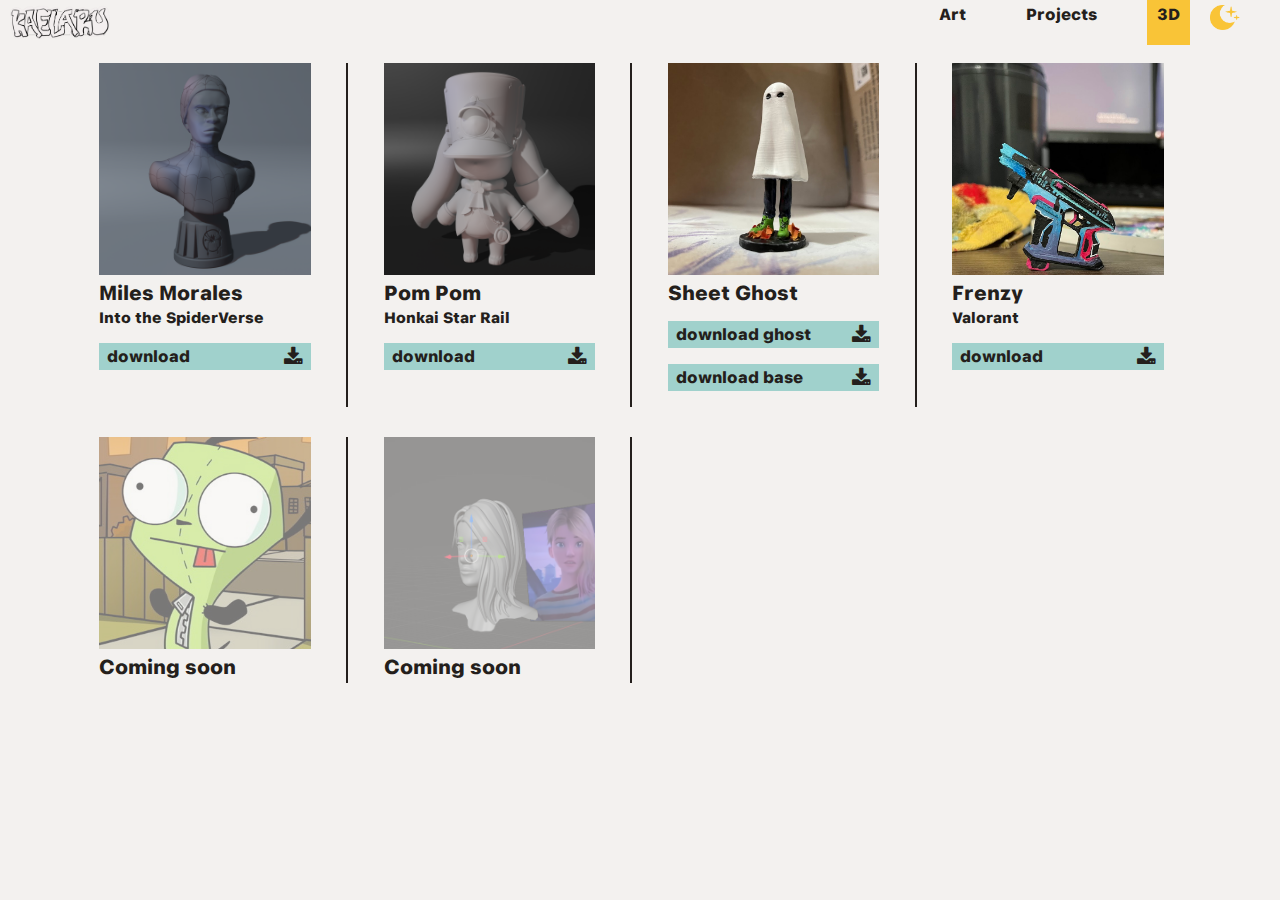
<file: 3d.html>
<!DOCTYPE html>
<html lang="en">

<head>
    <meta charset="UTF-8">
    <meta name="viewport" content="width=device-width, initial-scale=1.0">
    <title>Projects</title>
    <link href="css/style.css" rel="stylesheet">
    <link rel="stylesheet" href="https://cdnjs.cloudflare.com/ajax/libs/font-awesome/4.7.0/css/font-awesome.min.css">
</head>

<body>
        <div class="mobileNav">
            <a href="index.html" class=""><img class="logo" src="img/logo.png"></a>
            <div id="menus">
                <a href="art.html">Art</a>
                <a href="projects.html">Projects</a>
                <a href="3d.html">3d</a>
            </div>
            <a href="javascript:void(0);" class="icon"
               onclick="mobileNav()">
               <i onclick="navIcon(this)"
                        class="fa fa-plus-circle">
               </i>
            </a>
        </div>

    <div class="nav">
        <a href="index.html"><img class="logo" src="img/logo.png"></a>
        <nav>
            <div class="navLink"><a href="art.html" >Art</a></div>
            <div class="navLink"><a href="projects.html">Projects</a></div>
            <div class="navLink active"><a href="3d.html" class="active">3D</a></div>
            <label class="button">
                <img id="darkModeIcon" class="btnImg" src="img/moonIcon.png" alt="dark mode button">
                <input type="checkbox" id="darkToggle">
              </label>
        </nav>
    </div>
  

    <div id="stlContent">
    
        <div class="stlRow">
            <div class="stlContainer">
                <div class="stlContainerInner">
                    <img src="img/3d/miles.png">
                    <h1> Miles Morales</h1>
                    <h2> Into the SpiderVerse</h2>
                    <a href="downloadFiles/moralesWebs.stl" download>
                        <p> download <i class="fa fa-download" style="font-size:20px"></i></p>
                    </a>
                </div>
            </div>
            <div class="stlContainer">
                <div class="stlContainerInner">
                    <img src="img/3d/pompom.png">
                    <h1> Pom Pom</h1>
                    <h2> Honkai Star Rail</h2>
                    <a href="downloadFiles/pompom.stl" download>
                        <p> download <i class="fa fa-download" style="font-size:20px"></i></p>
                    </a>
                </div>
            </div>
            <div class="stlContainer">
                <div class="stlContainerInner">
                    <img src="img/3d/720X720-gsjhot.jpg">
                    <h1> Sheet Ghost</h1>
                    <a href="downloadFiles/ghost.stl" download>
                        <p> download ghost <i class="fa fa-download" style="font-size:20px"></i></p>
                    </a>
                    <a href="downloadFiles/ghostBase.stl" download>
                        <p> download base <i class="fa fa-download" style="font-size:20px"></i></p>
                    </a>
                </div>
            </div>
            <div class="stlContainer">
                <div class="stlContainerInner">
                    <img src="img/3d/valo.jpg">
                    <h1> Frenzy</h1>
                    <h2> Valorant</h2>
                    <a href="downloadFiles/frenzy.stl" download>
                        <p> download  <i class="fa fa-download" style="font-size:20px"></i></p>
                    </a>
                </div>
            </div>
            <div class="stlContainer">
                <div class="stlContainerInner">
                    <img src="img/3d/gir.jpg" style="opacity:50%;">
                    <h1>Coming soon</h1>
                </div>
            </div>
            <div class="stlContainer">
                <div class="stlContainerInner">
                    <img src="img/3d/gwen.PNG" style="opacity:50%;">
                    <h1>Coming soon</h1>
                </div>
            </div>
        </div>
    </div>
    <script src="js/main.js"></script>
    <script src='https://storage.ko-fi.com/cdn/scripts/overlay-widget.js'></script>
    <script>
        kofiWidgetOverlay.draw('kaelaru', {
            'type': 'floating-chat',
            'floating-chat.donateButton.text': 'Support me',
            'floating-chat.donateButton.background-color': '#195C80',
            'floating-chat.donateButton.text-color': '#fff'
        });
    </script>
</body>

</html>
</file>
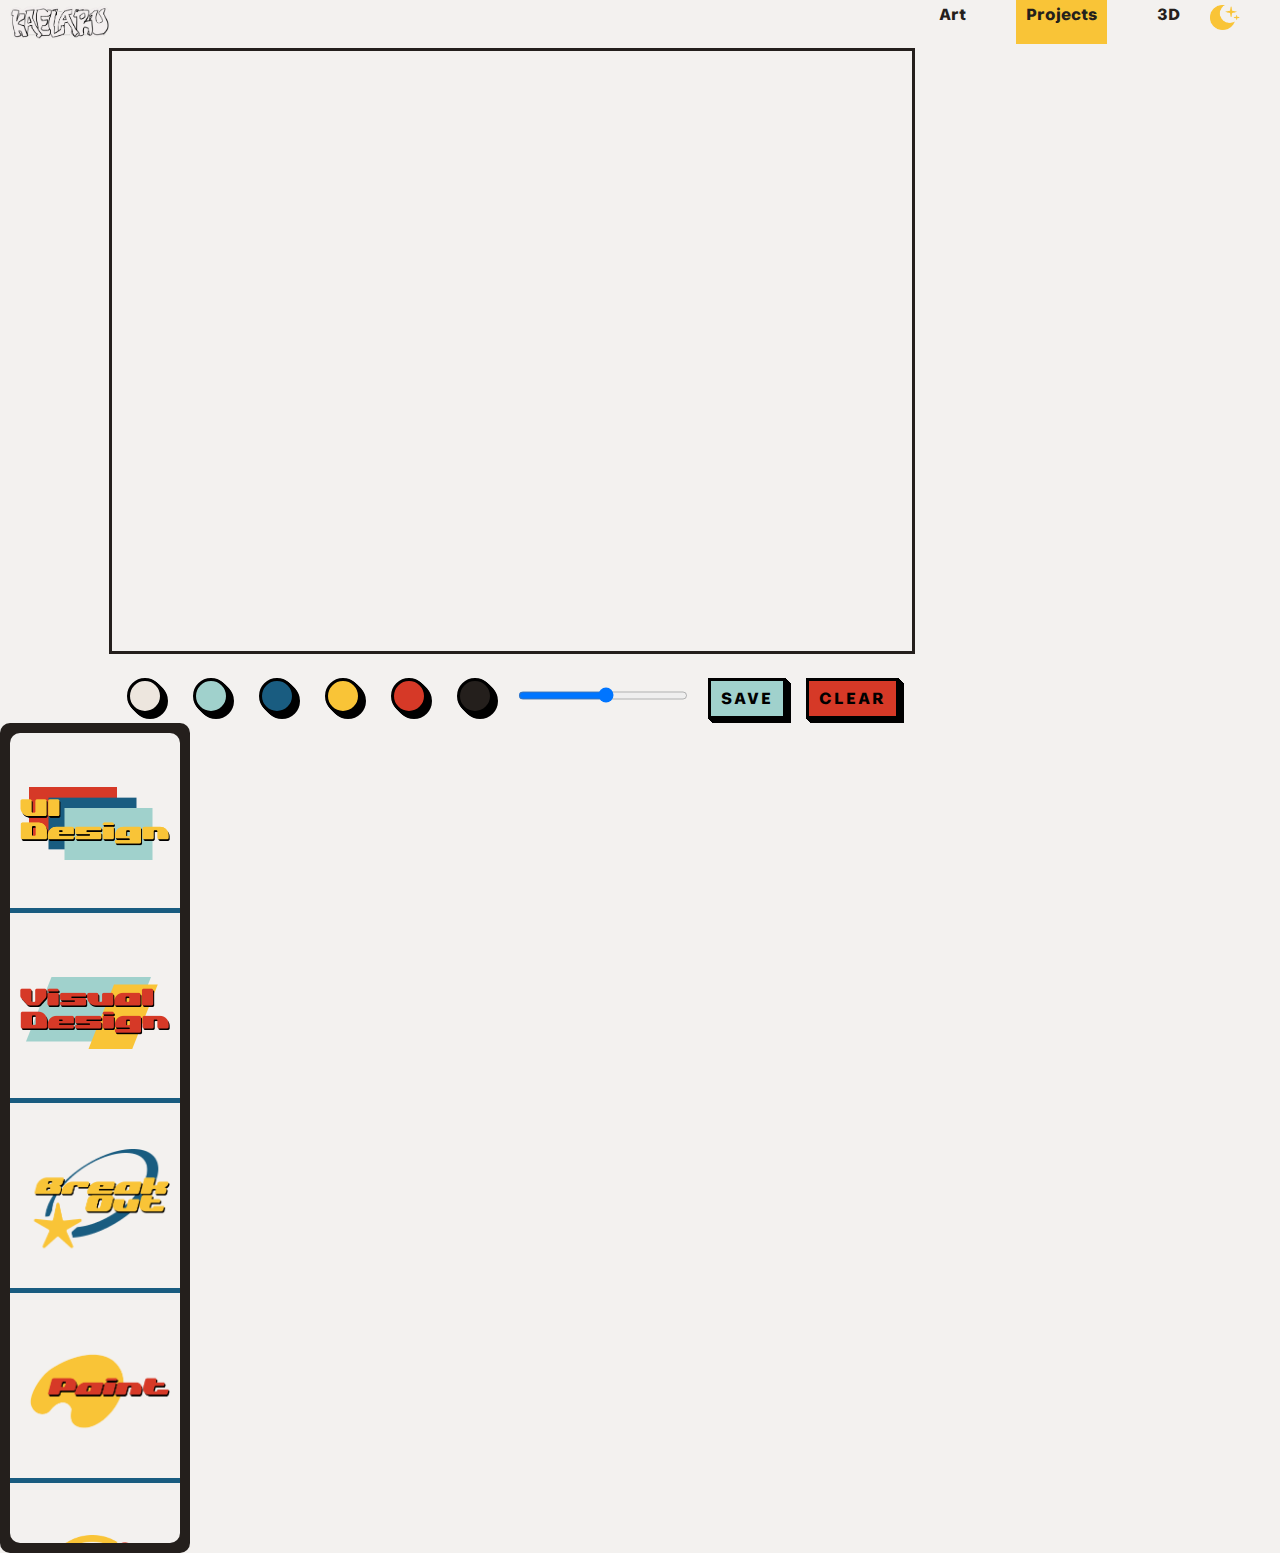
<file: projects.html>
<!DOCTYPE html>
<html lang="en">
<head>
    <meta charset="UTF-8">
    <meta http-equiv="X-UA-Compatible" content="IE=edge">
    <meta name="viewport" content="width=device-width, initial-scale=1.0">
    <link rel="stylesheet" href="https://cdnjs.cloudflare.com/ajax/libs/font-awesome/4.7.0/css/font-awesome.min.css">
    <title>kaelaru</title>
    <link href="css/style.css" rel="stylesheet">
    <link href="css/games.css" rel="stylesheet">
    
</head>
<body>
    <div class="mobileNav">
        <a href="index.html" class=""><img class="logo" src="img/logo.png"></a>
        <div id="menus">
            <a href="art.html">Art</a>
            <a href="projects.html">Projects</a>
            <a href="3d.html">3d</a>
        </div>
        <a href="javascript:void(0);" class="icon"
           onclick="mobileNav()">
           <i onclick="navIcon(this)"
                    class="fa fa-plus-circle">
           </i>
        </a>
    </div>
    <div class="nav">
        <a href="index.html"><img class="logo" src="img/logo.png"></a>
        <nav>
            <div class="navLink"><a href="art.html" >Art</a></div>
            <div class="navLink"><a href="projects.html"class="active">Projects</a></div>
            <div class="navLink"><a href="3d.html">3D</a></div>
            <label class="button">
                <img id="darkModeIcon" class="btnImg" src="img/moonIcon.png" alt="dark mode button">
                <input type="checkbox" id="darkToggle">
              </label>
        </nav>
    </div>
    <main>
        <div id="gameContent">
            <div id="gameWindow">
                <div id="breakoutWindow">
                    <img display="none" id="brick" src="img/brick.png">
                    <canvas id="breakoutCanvas"></canvas>
                    <button id="breakoutStart"> start </button>
                </div>
                <div id="paintWindow">
                    <canvas id="paintCanvas"></canvas>
                    <div class="paintMenu">
                        <div class="color" data-col="#f3f1ef"><div class="colorActive"></div></div>
                        <div class="color" data-col="#A0D1CC"><div class="colorActive"></div></div>
                        <div class="color" data-col="#195C80"><div class="colorActive"></div></div>
                        <div class="color" data-col="#F9C437"><div class="colorActive"></div></div>
                        <div class="color" data-col="#D63927"><div class="colorActive"></div></div>
                        <div class="color" data-col="#241F1C"><div class="colorActive"></div></div>
                        <div id="sliderContainer"><input class ="slider" id="brushSize"type="range" min ="1" max="30"></div>
                        <button id="save">save</button>
                        <button id="clear"> clear </button>
                    </div>
                </div>
                <div id="runnerWindow"></div>
                <div id="rotaWindow">
                    <div id="rotaCanvas">
                    </div>
                </div>     
                <div id="visWindow">
                    <div class="projectContainer">
                        <div class="mySlides fade">
                            <div class="numbertext">1 / 1</div>
                            <img class="projectImg" src="img/BookCover.jpg">
                            <div class="text"></div>
                        </div>
                    </div>
                    <br>
                    <div style="text-align:center">
                        <span class="dot" onclick="currentSlide(1)"></span>

                    </div>
                </div>
                <div id="uiWindow">
                    <div class="projectContainer">
                        <div class="mySlides fade">
                            <div class="numbertext">1 / 2</div>
                            <img class="projectImg" src="img/bookPage.JPG">
                            <div class="text">Book Review Landing Page</div>
                        </div>
                        <div class="projectContainer">
                            <div class="mySlides fade">
                                <div class="numbertext">1 / 2</div>
                                <img class="projectImg" src="img/StorePage.png">
                                <div class="text">Book Review Landing Page</div>
                            </div>
                        <div class="mySlides fade">
                            <div class="numbertext">2 / 2</div>
                            <img class="projectImg" src="img/bankingApp.png">
                            <div class="text">Mobile Banking App</div>
                        </div>
                    </div>
                    <br>
                    <div style="text-align:center">
                        <span class="dot" onclick="currentSlide(2)"></span>
                        <span class="dot" onclick="currentSlide(3)"></span>
                    </div>
                </div>
            </div>
            <div class="gameMenu">
                <div class="gameMenuInner">
                    <button class="gameBtn" id="uiBtn" value="uiWindow">
                        <img class ="gameMenuIcon" src="img/uiIcon.png">
                    </button>
                    <button class="gameBtn" id="visBtn" value="visWindow">
                        <img class ="gameMenuIcon" src="img/visualIcon.png">
                    </button>
                    <button class="gameBtn" id="breakoutBtn" value="breakoutWindow">
                        <img class ="gameMenuIcon" src="img/breakoutIcon.png">
                    </button>
                    <button class="gameBtn" id="paintingBtn" value="paintWindow">
                        <img class ="gameMenuIcon" src="img/paintIcon.png">
                    </button>
                    <button class="gameBtn" id="rotaBtn" value="rotaWindow">
                        <img class ="gameMenuIcon" src="img/rotaIcon.png">
                    </button>
                </div> 
            </div>
            
        </div>
       
    </main>
</body>
<script src="https://cdnjs.cloudflare.com/ajax/libs/jquery/3.7.1/jquery.min.js"></script>
<script src="js/main.js"></script>
<script src="js/games/paint.js"></script>
<script src="js/games/breakout.js"></script>
<script src="js/games/gameController.js"></script>

</html>
</file>
<file: css/style.css>
:root {
    --bg-color: #f3f1ef;
    --light-blue: #A0D1CC;
    --dark-blue: #195C80;
    --accent-color: #F9C437;
    --red: #D63927;
    --text-color: #241F1C;
    --darkModeIcon: url('../img/sunIcon.png');
}
.dark {
    --bg-color: #241F1C;
    --text-color: #f3f1ef;
    --accent-color: rgb(58, 73, 119);
    --darkModeIcon: url('../img/moonIcon.png');
 
}
@font-face{
    font-family:'dortmund';
    src: url("../img/Dortmund-ExtraBold.otf") format("opentype");
}
@font-face{
    font-family:'cyber';
    src: url("../img/CyberAngel.ttf") format("truetype");
}
/* #region loading*/
#loader {
    animation: rotate 2s linear infinite;
    z-index: 2;
    position: absolute;
    top: 50%;
    left: 50%;
    margin: -25px 0 0 -25px;
    width: 50px;
    height: 50px;
}
.path {
    stroke: none; 
    stroke-linecap: round;
    animation: dash 1.5s ease-in-out infinite;
}

@keyframes rotate {
    100% {
        transform: rotate(360deg);}
}
@keyframes dash {
    0% {
        stroke-dasharray: 1, 150;
        stroke-dashoffset: 0;}
    50% {
        stroke-dasharray: 90, 150;
        stroke-dashoffset: -35;}
    100% {
        stroke-dasharray: 90, 150;
        stroke-dashoffset: -124;}
}

/* #endregion */
/* #region global effects*/
main{
    margin-left: auto;
    margin-right: auto;
}
body {
    margin: 0%;
    overflow-x: hidden;
    background-color: var(--bg-color);
    
}
input[type=checkbox] {
    display: none;
}
.square{
    aspect-ratio: 1/1;
}
.card{
    border: 1px solid black;
    border-radius: 5px;
    padding:10px;
}
.line{
    clear:both;
    height: 4vw;
    background-color: var(--dark-blue);
    margin: 10px 0px 10px;
    text-align: center;
}

/*#endregion*/
/* #region Navigation */
.nav {
    background-color: var(--bg-color);
    font-family: 'dortmund';
    position: sticky;
    z-index: 100;
    padding:5px 0px 0px;
}
.nav nav{
    float:right;
    margin-right: 40px;
    height: 40px;
}
.nav a{
    height:100%;
    padding: 20px 10px;
    text-decoration: none;
    color:var(--text-color);
}
.navLink{
    display: block;
    margin: 0px 20px 0px;
    height: 100%;
    float: left;
    background-color: var(--bg-color);
}
.active{
    background-color: var(--accent-color);
}
.logo{
    clear:both;
    width:20%;
}
#darkModeIcon{
    width: 30px;
    height: auto;
}

.menu-list {
    max-width: 300px;
    margin: auto;
    height: 500px;
    color: var(--text-color);
    background-color: var(--bg-color);
    border-radius: 10px;
}

.mobileNav {
    display: none;
    overflow: hidden;
    background-color: var(--bg-color);
    position: relative;
}

.mobileNav #menus {
    display: none;
}
 
.mobileNav a {
    text-decoration: none;
    color: var(--text-color);
    padding: 14px 16px;
    font-size: 16px;
    font-family: 'dortmund';
    display: block;
}
 
.mobileNav a.icon {
    display: block;
    position: absolute;
    right: 0;
    top: 0;
}
 
.mobileNav a:hover {
    background-color: var(--light-blue);
    color: black;
}

/* #endregion */
/* #region HomePage */
#content{
    height:90vh;
    border:1px solid transparent  ;
}
#menu{
    display: flex;
    overflow: hidden;
    height: 100%;
    float: right;
    margin-left: 40%;
    margin-right: 2%;

}
.menuBoxOuter{
    display: block;
    float: right;
    height: 90%;
    width: 200px;;
    margin: 30px 10px;
    overflow: hidden;;
}
.menuBox{
    position: relative;
    display: block;
    float: right;
    height: 100%;
    width:150px;
    overflow: visible;
    background-color: var(--text-color);
}
.imgSlide{
    display: block;
    position: absolute;
    bottom: 0;
    left:0;
    height: 70%;
    pointer-events:none;
}
.menuText{
    font-family: 'dortmund';
    font-size: 15px;
    writing-mode: vertical-rl;
    text-orientation: upright;
    color: var(--bg-color);
    margin: 0% 1%;
    background-color: #D63927;
    padding: 30px 20px;
}
.mainContent{
    display: block;
    float: left;
    width: 30%;
    height: 90vh;
    border:1px solid red;
}
#characterImg {
    display: block;
    height: 80%;
    position: absolute;
    bottom:15px;
    left: 5%;
    pointer-events: none;
    z-index: -1;
    object-fit: contain ;
}
#painting {
    display: block;
    height: 90%;
    position: absolute;
    left: -4%;
    bottom: 5%;
    pointer-events: none;
    z-index: -2;
    transform: scale(-1, 1);
}
/*#endregion*/

/* #region ---------------------------------------------- 3d  */
#stlContent{
    width: 90%;
    margin: 20px auto;
}
#stlContent img{
    display: block;
    width:100%;
    aspect-ratio: 1/1;
    object-fit: cover;
}
#stlContent h1{
    font-family: 'dortmund';
    color: var(--text-color);
    font-size: 20px;
    margin: .5vw 0vw .3vw;
}
#stlContent h2 {
    font-family: 'dortmund';
    margin: 0vw 0;
    font-size: 15px;
    color: var(--text-color);
}
#stlContent p{
    font-family: 'dortmund';
    text-decoration: none;
    cursor: pointer;
    border: none;
    padding: 0.25em 0.5em;
    background-color: var(--light-blue);
}
#stlContent a{
    display: block;
    text-decoration: none;
    color: #241F1C;
}
.fa{
    float: right;
}
.stlRow{
    display: flex;
    flex-wrap: wrap;
    align-content: space-around;
    row-gap: 30px;
}
.stlContainer{
    display: block;
    float: left;
    width: 24.5%;
    border-right: 2px solid var(--text-color);
}
.stlContainer:nth-child(4n){
    border:none;
}
.stlContainerInner{
    width: 75%;
    display:block;
    margin: auto;
}


/* #endregion */
/* #region ---------------------------------------------------ART */
 #gallery {
    display: none;
     width: 90%;
     margin-top: 30px;
     margin-left: auto;
     margin-right: auto;
     columns: 4;
     column-width: 1rem;
     text-align: justify-all;
 }
 #gallery img{
    box-sizing: border-box;
    border: 3px solid var(--text-color);
    pointer-events: none;
 }
 .imgContainer {
     display: inline-block;
 }
.animate-bottom {
  position: relative;
  -webkit-animation-name: animatebottom;
  -webkit-animation-duration: 1s;
  animation-name: animatebottom;
  animation-duration: 1s
}

@-webkit-keyframes animatebottom {
  from { bottom:100px; opacity:0 } 
  to { bottom:0px; opacity:1 }
}

@keyframes animatebottom { 
  from{ bottom:100px; opacity:0 } 
  to{ bottom:0; opacity:1 }
}
 .imgContainer:after {
     content: "";
     display:inline-block;
     width: 100%;
     height: 0;
 }

 .imgContainer img {
     width: 88%;
     display: block;
     float: right;
 }

 .paletteHorizontal {
     clear: both;
     height: 5%;
     width: 90%;
 }

 .paletteVertical {
     display: block;
     float: auto;
     height: 90%;
     width: 10%;
 }

 .swatchHorizontal {
     background-color: black;
     float: left;
     aspect-ratio: 1/1;
     height: 20px;
     margin: 5px 5px 5px;
 }

 .swatchVertical {
     background-color: black;
     float: auto;
     aspect-ratio: 1/1;
     height: 20px;
     margin: 5px 5px 5px;
 }
 .dataHorizontal,.dataVertical{
    font-family: 'dortmund';
        font-size: 15px;
        color:var(--text-color);
 }
 .dataHorizontal {
     float: left;
     height: 20px;
     width: 200px;
     writing-mode: horizontal-tb;
     text-orientation: sideways;
 }
 .dataVertical {
     float: left;
     height: 50%;
     width: 20px;
     writing-mode: vertical-rl;
     text-orientation: sideways;
 }

 .hidden {
     display: none;
 }
/*#endregion*/
@media only screen and (min-width: 600px) {
    .logo {
        width: 100px;
    }
}
@media only screen and (max-width: 960px) {
    #characterImg {
        left:-20%;
    }
    #painting {
        left:-30%;
    }
    #menu{
        width: 100%;
        margin-right: 0%;
    }
    .stlContainer {
        width: 49.5%;
    }

    .stlContainer:nth-child(4n) {
        border: 2px solid #241F1C;
    }

    .stlContainer:nth-child(2n) {
        border: none;
    }
    #stlContent h1{
        font-size:20px
    }
    #stlContent h2 {
        font-size: 16px;
    }
}
@media only screen and (max-width: 600px) {
    .nav{
        display: none   ;
    }
    .mobileNav{
        display: block;
    }
    #gallery{
        columns: 1;
    }
    #menu{
        display: inline;
        width: 100%;
        height: 100%;;
        margin-right: 0%;
        padding-top: 30px;
    }
    .menuText{
        writing-mode: horizontal-tb;
        font-size:40px;
    }
    .menuBoxOuter{
        clear: both;
        display: inline;
        height: 20%;
        width: 90%;
        margin: 30px 10px;
        overflow: visible;
    }
    .menuBox{
        height: 100%;
        width: 100%;;
    }
    .imgSlide{
        display: block;
        position: absolute;
        bottom: 0;
        left:auto;
        right:0;
        height:140%;
        width: auto;;
        pointer-events:none;
    }
    
    .stlContainer {
        width: 100%;
        border: none;
    }
    .stlRow {
        width: 100%;
        flex-direction: column;
    }
}





/* ----------resources
image splitter --> https: //pinetools.com/split-image (split 3x4)
sprite generator --> https: //www.toptal.com/developers/css/sprite-generator
*/
</file>
<file: css/games.css>
:root {
    --bg-color: #f3f1ef;
    --light-blue: #A0D1CC;
    --dark-blue: #195C80;
    --yellow: #F9C437;
    --red: #D63927;
    --dark-red: #241F1C;
}
.dark {
    --bg-color: #241F1C;
    --text-color: #f3f1ef;
    --accent-color: #195C80;
}
canvas {
    background: var(--bg-color);
    border: 3px solid var(--text-color);
    display: block;
    margin: 0 auto;
}
iframe{
    background: var(--bg-color);
    border: 3px solid var(--dark-red);
    display: block;
    margin: 0 auto;
}

#gameContent{
    margin-top: 5px;
    background-color: var(--bg-color);
    height: 100vh;
}
#gameWindow{
    display: block;
    height: 80vh;
    width: 80%;
}

.gameMenu {
    float: left;
    width: 170px;
    height: 90vh;
    padding: 10px 10px;
    background-color:   var(--text-color);
    border-radius: 10px;
}
.gameMenuInner {
    height: 100%;
    margin:auto;
    border-radius: 10px;
    overflow-y: scroll;
    overflow-x: hidden;
    background-color: var(--bg-color);
    scrollbar-color: var(--red) var(--dark-red);
    scrollbar-width: thin;
}

.gameBtn {
    width: 100%;
    aspect-ratio: 1/1;
    margin: 10px  auto 10px;
    box-shadow: none;
    border:none;
    border-bottom: 5px solid #195C80;
    background-color: transparent;
}
.gameMenuIcon{
    width: 100%;
}

#gameWindow {
    display:inline;
    float: left;
    width: 80%;
    height: 90vh;
}
.game {
    margin: auto;
}
#mobileBanner{
    display: none;
}
 button {
     float: left;
     font-family: "dortmund";
     font-size: 16px;
     letter-spacing: 2px;
     text-decoration: none;
     text-transform: uppercase;
     cursor: pointer;
     border: 3px solid #000;
     padding: 0.25em 0.5em;
     box-shadow: 1px 1px 0px 0px, 2px 2px 0px 0px, 3px 3px 0px 0px, 4px 4px 0px 0px, 5px 5px 0px 0px;
     position: relative;
     padding: 8px 10px;
     margin: 0px 10px;
 }

 button:hover {
     box-shadow: 0px 0px 0px 0px;
 }
 .projectContainer{
    
    margin:10px auto;
    height: 90%;
    width:70%;

 }
 .projectImg{
    max-width:100%;
    max-height:100%;
    object-fit: contain;
 }
  .mySlides {
    display: none;
  }
  .prev:hover, .next:hover {
    background-color: rgba(0,0,0,0.8);
  }
  
  .text {
    color: #f2f2f2;
    font-size: 15px;
    padding: 8px 12px;
    position: absolute;
    bottom: 8px;
    width: 100%;
    text-align: center;
  }
  .numbertext {
    color: #f2f2f2;
    font-size: 12px;
    padding: 8px 12px;
    position: absolute;
    top: 0;
  }
  .dot {
    cursor: pointer;
    height: 15px;
    width: 15px;
    margin: 0 2px;
    background-color: #bbb;
    border-radius: 50%;
    display: inline-block;
    transition: background-color 0.6s ease;
  }
  
  .activeDot, .dot:hover {
    background-color: #717171;
  }
  .fade {
    animation-name: fade;
    animation-duration: 1.5s;
  }
  
  @keyframes fade {
    from {opacity: .4}
    to {opacity: 1}
  }

/* #region breakout */
#breakoutWindow{
    display: none;
}
#brick {
    display: none;
}
#breakoutStart{
    position: relative;
    top:-50%;
    left:50%;
    transform: translate(-50%,50%);
    
}
/* #endregion */
/* #region painting */
#paintWindow{
    display: none;
}
 .paintMenu {
    margin: auto;
    margin-top: 20px;
    width: 800px;
    padding: 4px 0px;
    overflow: hidden;
 }

 #clear{
    background-color: #D63927;
 }
 #save{
    background-color: #A0D1CC;
 }
 .slider{
    float: left;
    margin: 10px 10px;
    width:170px;
    height: 15px;
    border-radius: 7px;
    background: #d3d3d3;
    outline: none;
 }
 .slider::-webkit-slider-thumb, .slider::-moz-range-thumb {
     -webkit-appearance: none;
     appearance: none;
     width: 18px;
     height: 18px;
     border-radius: 50%;
     background: #241F1C;
     cursor: pointer;
 }
 .color {
     float: left;
     height: 30px;
     width: 30px;
     background-color: rgb(0, 0, 0);
     border-radius: 50%;
     margin: 0px 15px 0px;
     border: 3px solid black;
     box-shadow: 1px 1px 0px 0px, 2px 2px 0px 0px, 3px 3px 0px 0px, 4px 4px 0px 0px, 5px 5px 0px 0px;
 }
 .color:hover{
    cursor: pointer;
    box-shadow: 0px 0px 0px 0px;
 }
 .colorActive{
    display: none;
    height: 10px;
    width: 10px;
    background-color: rgb(0, 0, 0);
    border-radius: 50%;
    margin: 10px 10px 0px;
 }

 .color:nth-child(1) {
     background-color: #EDE6DE;
 }

 .color:nth-child(2) {
     background-color: #A0D1CC;
 }

 .color:nth-child(3) {
     background-color: #195C80;
 }

 .color:nth-child(4) {
     background-color: #F9C437;
 }

 .color:nth-child(5) {
     background-color: #D63927;
 }

 .color:nth-child(6) {
     background-color: #241F1C;
 }
 /* #endregion */
#rotaCanvas{
    display: block;
    height:700px;
    width:800px;
    margin: 0px auto;
}
#rotaWindow{
    display: none;
    height:1000px;
    width: 1800px;

}
#rotaGame{
    top:-30%;
    left:-63%;
    height:100%;
    width:100%;
    border:none;
    background-color: var(--bg-color);
}

@media only screen and (max-width: 1000px) {
    .gameMenu{
        clear: both;
        height:200px;
        width: 97%;
        margin-top:30px;
    }
    .gameMenuInner{
        width: 100%;
    }
    .gameBtn{
        width: 20%;
        border-bottom: none;;
    }
    #gameWindow{
        width: 100%;
        height: fit-content;
    }
    #breakoutStart{
        position: absolute;
        top:50%;
        left: 50%;
        transform: translate(-50%,-50%);
    }
}
/*canvas size*/
@media only screen and (max-width: 806px) {
    canvas{
        width: 98%;
    }
    .gameContent{
        height: 150vh;
    }
   
    .slider{
        clear: both;
    }
    .color{
        width: 20px;
        height: 20px;
    }
    .colorActive{
        display: none;
    }
    button{
        font-size: 12px;
    }
    .paintMenu{
        width: 100%;
    }
    .gameMenu{
        height: 100px;
    }
}
@media only screen and (max-width: 600px) {
    .color{
        width: 15px;
        height: 15px;
    }
    .gameMenu {
        width: 95%;
        height: 60vh;
    }
    #save{
        clear:both;
    }
    .gameBtn {
        width: 48%;
        margin: auto;
    }
}
</file>
